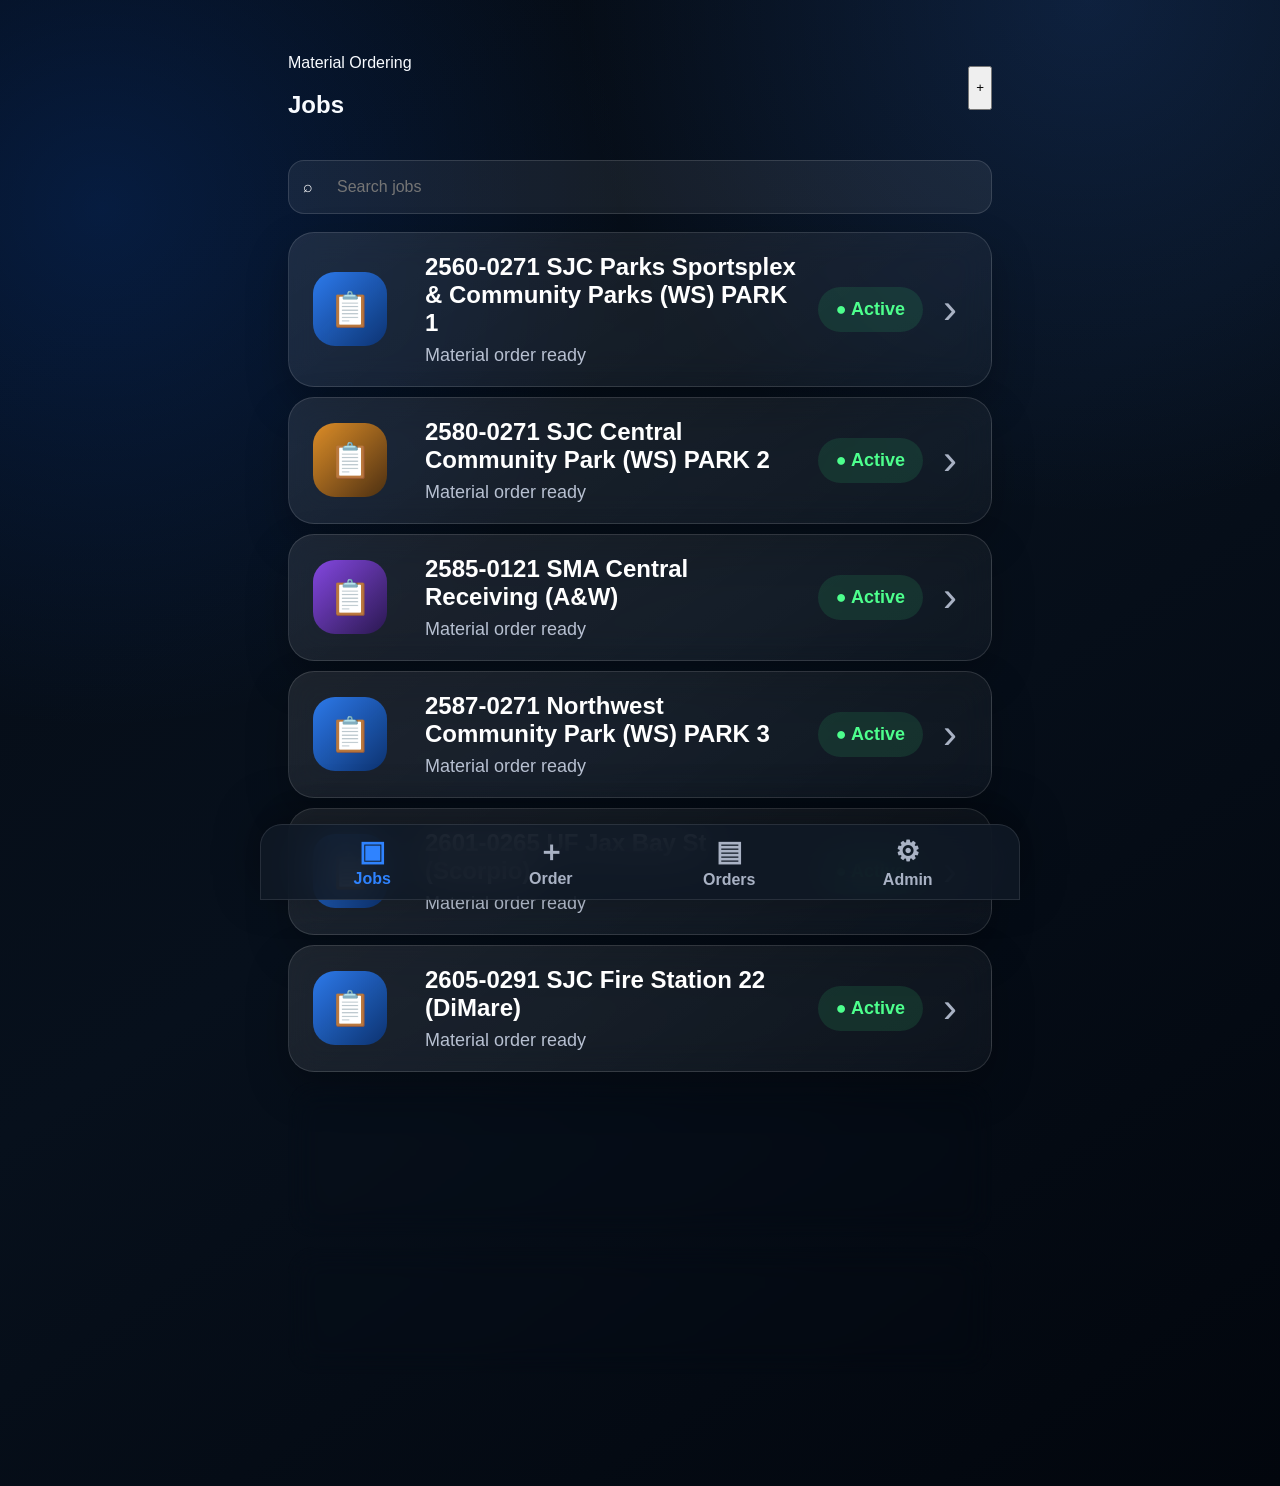
<file: index.html>
<!DOCTYPE html>
<html lang="en">
<head>
  <meta charset="UTF-8" />
  <meta name="viewport" content="width=device-width, initial-scale=1.0" />
  <title>Material Order App</title>
  <link rel="stylesheet" href="style.css" />
</head>
<body>
  <div class="app">
    <section id="jobsScreen" class="screen active">
      <header class="top-bar">
        <div>
          <p class="small-text">Material Ordering</p>
          <h1 id="mainPageTitle">Jobs</h1>
        </div>
        <button class="circle-btn" onclick="showScreen('orderScreen')" type="button">+</button>
      </header>
      <div class="search-box"><span>⌕</span><input id="jobSearch" type="search" placeholder="Search jobs" /></div>
      <div id="jobList" class="job-list"></div>
    </section>

    <section id="orderScreen" class="screen">
      <header class="top-bar center"><button class="back-btn" onclick="showScreen('jobsScreen')" type="button">‹</button><h2>New Order</h2><span></span></header>
      <div class="step"><div class="step-number">1</div><div class="step-body"><p>Select Job</p><select id="selectedJob"></select></div></div>
      <div class="step"><div class="step-number">2</div><div class="step-body"><p>Select Material</p><div id="categoryTabs" class="chips"></div></div></div>
      <div id="materialList" class="material-list"></div>
      <div class="cart-preview-card">
        <div class="cart-preview-head"><span>Cart</span><strong id="cartCount">0 items</strong></div>
        <div id="cartPreview" class="cart-preview-empty">Nothing added yet.</div>
      </div>
      <div class="step"><div class="step-number">3</div><div class="step-body"><p>Requested By</p><input id="requestedBy" type="text" placeholder="Your name" /></div></div>
      <label class="notes-box">Additional Notes<textarea id="notes" rows="5" placeholder="If material is not listed in the app, type it here. Include size, quantity, delivery location, needed date, or any special instructions."></textarea></label>
      <button id="reviewOrderBtn" class="primary-btn" type="button">Review Order <span>→</span></button>
    </section>

    <section id="reviewScreen" class="screen">
      <header class="top-bar center"><button class="back-btn" onclick="showScreen('orderScreen')" type="button">‹</button><h2>Review Order</h2><span></span></header>
      <div class="review-job-card"><div class="job-image">🏗️</div><div><h3 id="reviewJobName">Job Name</h3><span class="status-dot">● Active</span></div></div>
      <div class="priority-review-card"><label class="review-priority-label">Add Priority<select id="reviewPrioritySelect" class="review-priority-select"><option value="Normal">Normal</option><option value="Rush">Rush</option><option value="Emergency">Emergency</option></select></label></div>
      <div class="review-card"><h3 id="reviewCategory">Items Requested</h3><div id="reviewItems"></div></div>
      <div class="review-card"><h3>Additional Notes</h3><p id="reviewNotes">None</p></div>
      <div class="total-card"><span>Total Items</span><strong id="reviewTotal">0</strong></div>
      <button id="submitEmailBtn" class="primary-btn send" type="button">Submit Order <span>✈</span></button>
      <p class="send-note">This sends a branded PDF material form to the job contact.</p>
    </section>

    <nav class="bottom-nav">
      <button onclick="showScreen('jobsScreen')" class="nav-btn active" data-screen="jobsScreen" type="button"><span>▣</span>Jobs</button>
      <button onclick="showScreen('orderScreen')" class="nav-btn" data-screen="orderScreen" type="button"><span>＋</span>Order</button>
      <a href="order-board.html" class="nav-btn"><span>▤</span>Orders</a>
      <a href="admin.html" class="nav-btn"><span>⚙</span>Admin</a>
    </nav>
  </div>
  <script src="app.js"></script>
</body>
</html>
</file>
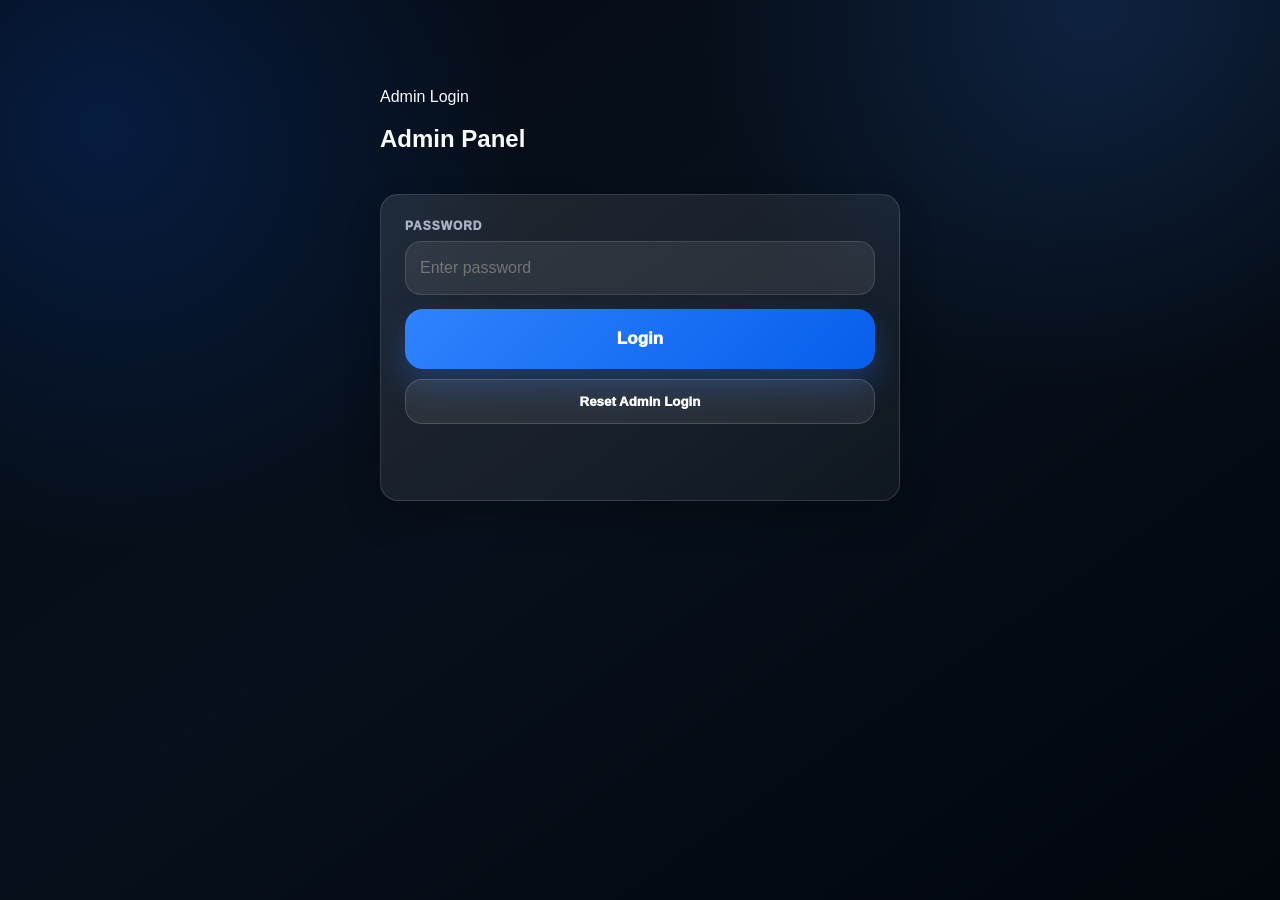
<file: admin.html>
<!DOCTYPE html>
<html lang="en">
<head>
  <meta charset="UTF-8" />
  <meta name="viewport" content="width=device-width, initial-scale=1.0" />
  <title>Admin - Material Orders</title>
  <link rel="stylesheet" href="style.css" />
  <link rel="stylesheet" href="admin.css" />
</head>
<body>
  <div class="app admin-app admin-desktop-app">
    <section id="loginScreen" class="admin-panel admin-login-panel">
      <header class="top-bar">
        <div>
          <p class="small-text">Admin Login</p>
          <h1>Admin Panel</h1>
        </div>
      </header>

      <div class="admin-card admin-login-card">
        <label class="admin-label">Password
          <input id="adminPassword" type="password" placeholder="Enter password" />
        </label>
        <button id="loginBtn" class="primary-btn" type="button">Login</button>
        <button id="resetAdminBtn" class="admin-reset-btn" type="button">Reset Admin Login</button>
        <p id="loginError" class="admin-error"></p>
      </div>
    </section>

    <section id="adminScreen" class="admin-panel hidden-admin">
      <div class="admin-layout">
        <aside class="admin-sidebar">
          <div class="admin-brand">
            <p class="small-text">Material Order App • Email/PDF Settings Visible</p>
            <h1>Admin</h1>
          </div>
          <nav class="admin-nav">
            <button type="button" data-admin-page="adminDashboardPage">Dashboard</button>
            <button type="button" data-admin-page="appSettingsPage">App Settings</button>
            <button type="button" data-admin-page="emailPdfPage">Email / PDF Sending</button>
            <button type="button" data-admin-page="pdfLetterheadPage">PDF Letterhead</button>
            <button type="button" data-admin-page="jobsPage">Jobs</button>
            <button type="button" data-admin-page="ordersAdminPage">Orders</button>
            <button type="button" data-admin-page="dataToolsPage">Import / Export</button>
            <button type="button" data-admin-page="passwordPage">Password</button>
            <button id="openMaterialManagerBtn" type="button">Materials</button>
          </nav>
          <a class="admin-link admin-sidebar-link" href="index.html">Open App</a>
        </aside>

        <main class="admin-main">
          <section id="adminDashboardPage" class="admin-page active-admin-page">
            <div class="admin-page-head">
              <div>
                <p class="small-text">Admin Dashboard</p>
                <h1>Control Center</h1><p class="admin-note left-note">Email / PDF Sending has been added. Use that page or App Settings to paste your Google Apps Script /exec URL.</p>
              </div>
              <a class="admin-link" href="index.html">Open App</a>
            </div>

            <div class="admin-card admin-wide-card must-see-email-settings" style="border:2px solid #f97316; box-shadow:0 0 0 3px rgba(249,115,22,.18), 0 18px 35px rgba(0,0,0,.22);">
              <h2>📧 Email + PDF Sending Setup</h2>
              <p class="admin-note left-note">Paste your Google Apps Script Web App URL here. It must end with <strong>/exec</strong>. This is required before the app can email the branded PDF automatically.</p>
              <label class="admin-label">Google Apps Script Web App URL
                <input id="googleAppsScriptUrlInputDashboard" type="url" placeholder="https://script.google.com/macros/s/.../exec" autocomplete="off" />
              </label>
              <label class="admin-label">CC Email For Every Order
                <input id="orderCcEmailInputDashboard" type="email" placeholder="Example: nmcdonald@acgeneral.net" />
              </label>
              <button id="saveEmailPdfSettingsDashboardBtn" class="primary-btn" type="button">Save Email + PDF Settings</button>
            </div>

            <div class="admin-dashboard-grid">
              <button class="admin-menu-card" type="button" data-admin-page="appSettingsPage">
                <span>⚙️</span><strong>App Settings</strong><small>Company title and home page heading</small>
              </button>
              <button class="admin-menu-card" type="button" data-admin-page="emailPdfPage">
                <span>📧</span><strong>Email / PDF Sending</strong><small>Paste Google Apps Script /exec URL and CC email</small>
              </button>
              <button class="admin-menu-card" type="button" data-admin-page="pdfLetterheadPage">
                <span>📄</span><strong>PDF Letterhead</strong><small>Logos, company info, and PDF title</small>
              </button>
              <button class="admin-menu-card" type="button" data-admin-page="jobsPage">
                <span>🏗️</span><strong>Jobs</strong><small>Add, edit, delete, and activate jobs</small>
              </button>
              <button class="admin-menu-card" id="openMaterialManagerCard" type="button">
                <span>📦</span><strong>Materials</strong><small>Add and edit material categories</small>
              </button>
              <button class="admin-menu-card" type="button" data-admin-page="ordersAdminPage">
                <span>🧾</span><strong>Orders</strong><small>Review local submitted orders</small>
              </button>
              <button class="admin-menu-card" type="button" data-admin-page="dataToolsPage">
                <span>⬇️</span><strong>Import / Export</strong><small>Move app data between computers</small>
              </button>
              <button class="admin-menu-card" type="button" data-admin-page="passwordPage">
                <span>🔐</span><strong>Password</strong><small>Change the admin password</small>
              </button>
            </div>
          </section>

          <section id="appSettingsPage" class="admin-page">
            <div class="admin-page-head"><div><p class="small-text">Admin Panel</p><h1>App Settings</h1></div><button class="admin-link-button" type="button" data-admin-page="adminDashboardPage">Back</button></div>
            <div class="admin-card admin-wide-card">
              <h2>Company / App Settings</h2>
              <label class="admin-label">Company / App Title
                <input id="companyTitleInput" type="text" placeholder="Example: Company Name" />
              </label>
              <label class="admin-label">Main Page Heading
                <input id="mainPageTitleInput" type="text" placeholder="Example: Jobs" />
              </label>

              <hr class="admin-divider" />
              <h2>Email + PDF Sending</h2>
              <p class="admin-note left-note">Paste your Google Apps Script Web App URL here. It must end in <strong>/exec</strong>.</p>
              <label class="admin-label">Google Apps Script Web App URL
                <input id="googleAppsScriptUrlInputAppSettings" type="url" placeholder="https://script.google.com/macros/s/.../exec" autocomplete="off" />
              </label>
              <label class="admin-label">CC Email For Every Order
                <input id="orderCcEmailInputAppSettings" type="email" placeholder="Example: nmcdonald@acgeneral.net" />
              </label>
              <button id="saveCompanyTitleBtn" class="primary-btn" type="button">Save App Settings</button>
            </div>
          </section>

          <section id="emailPdfPage" class="admin-page">
            <div class="admin-page-head"><div><p class="small-text">Admin Panel</p><h1>Email / PDF Sending</h1></div><button class="admin-link-button" type="button" data-admin-page="adminDashboardPage">Back</button></div>
            <div class="admin-card admin-wide-card email-settings-card">
              <h2>Google Apps Script Connection</h2>
              <p class="admin-note left-note">Paste your Google Apps Script Web App URL here. It must be the Web App URL that ends in <strong>/exec</strong>. This is what sends the email and attaches the branded PDF automatically.</p>
              <label class="admin-label">Google Apps Script Web App URL
                <input id="googleAppsScriptUrlInput" type="url" placeholder="https://script.google.com/macros/s/PASTE-YOUR-WEB-APP-ID-HERE/exec" autocomplete="off" />
              </label>
              <label class="admin-label">CC Email For Every Order
                <input id="orderCcEmailInput" type="email" placeholder="Example: nmcdonald@acgeneral.net" />
              </label>
              <button id="saveEmailPdfSettingsBtn" class="primary-btn" type="button">Save Email / PDF Settings</button>
            </div>
          </section>

          <section id="pdfLetterheadPage" class="admin-page">
            <div class="admin-page-head"><div><p class="small-text">Admin Panel</p><h1>PDF Letterhead</h1></div><button class="admin-link-button" type="button" data-admin-page="adminDashboardPage">Back</button></div>
            <div class="admin-card admin-wide-card">
              <p class="admin-note left-note">This controls the branded PDF attached to material order emails. Edit this page only in the admin panel.</p>
              <div class="letterhead-preview">
                <img id="pdfLeftLogoPreview" alt="Left logo preview" />
                <div class="letterhead-preview-center">
                  <strong id="letterheadPreviewTitle">Commercial Mechanical<br />Industrial Refrigeration</strong>
                  <span id="letterheadPreviewCompany">Material Order PDF</span>
                </div>
                <img id="pdfRightLogoPreview" alt="Right logo preview" />
              </div>
              <div class="admin-two-col">
                <label class="admin-label">Left Logo
                  <input id="pdfLeftLogoInput" type="file" accept="image/png,image/jpeg,image/webp" />
                </label>
                <label class="admin-label">Right Logo
                  <input id="pdfRightLogoInput" type="file" accept="image/png,image/jpeg,image/webp" />
                </label>
              </div>
              <div class="material-edit-grid">
                <label class="admin-label">Header Line 1<input id="pdfTitleLine1Input" type="text" placeholder="Commercial Mechanical" /></label>
                <label class="admin-label">Header Line 2<input id="pdfTitleLine2Input" type="text" placeholder="Industrial Refrigeration" /></label>
                <label class="admin-label wide">Address<input id="pdfAddressInput" type="text" placeholder="401 Agmac Avenue, Jacksonville, FL 32254" /></label>
                <label class="admin-label wide">Phone / Fax<input id="pdfPhoneFaxInput" type="text" placeholder="Phone (904) 783-4200  Fax (904) 781-0806" /></label>
                <label class="admin-label">Website<input id="pdfWebsiteInput" type="text" placeholder="acgeneral.net" /></label>
                <label class="admin-label">License<input id="pdfLicenseInput" type="text" placeholder="CMC1250807" /></label>
                <label class="admin-label wide">PDF Company Name<input id="pdfCompanyNameInput" type="text" placeholder="Example: Company Name" /></label>
                <label class="admin-label wide">Document Title<input id="pdfDocumentTitleInput" type="text" placeholder="MATERIAL PROCUREMENT REQUEST" /></label>
                <label class="admin-label wide">Footer Message<input id="pdfFooterMessageInput" type="text" placeholder="Thank you for using the Material Order App!" /></label>
              </div>
              <div class="admin-button-row">
                <button id="savePdfLetterheadBtn" class="primary-btn" type="button">Save PDF Letterhead</button>
                <button id="resetPdfLetterheadBtn" class="admin-reset-btn" type="button">Reset Letterhead</button>
              </div>
            </div>
          </section>

          <section id="jobsPage" class="admin-page">
            <div class="admin-page-head"><div><p class="small-text">Admin Panel</p><h1>Jobs</h1></div><button class="admin-link-button" type="button" data-admin-page="adminDashboardPage">Back</button></div>
            <div class="admin-grid-2">
              <div class="admin-card">
                <h2>Add Job</h2>
                <label class="admin-label">Job Name<input id="newJobName" type="text" placeholder="Example: UF Jax Bay Street" /></label>
                <button id="addJobBtn" class="primary-btn" type="button">Add Job</button>
              </div>
              <div class="admin-card">
                <div class="admin-card-head"><h2>Job List</h2><button id="resetJobsBtn" class="admin-danger-small" type="button">Reset</button></div>
                <div id="jobManagerList" class="job-manager-list"></div>
              </div>
            </div>
          </section>

          <section id="ordersAdminPage" class="admin-page">
            <div class="admin-page-head"><div><p class="small-text">Admin Panel</p><h1>Orders</h1></div><button class="admin-link-button" type="button" data-admin-page="adminDashboardPage">Back</button></div>
            <div class="admin-card admin-wide-card">
              <div class="admin-card-head"><h2>Local Orders</h2><button id="refreshOrdersBtn" class="admin-danger-small refresh-orders" type="button">Refresh</button></div>
              <p class="admin-note left-note">Only the admin panel can change order status or delete orders.</p>
              <div id="adminOrdersList" class="admin-orders-list"></div>
            </div>
          </section>

          <section id="dataToolsPage" class="admin-page">
            <div class="admin-page-head"><div><p class="small-text">Admin Panel</p><h1>Import / Export</h1></div><button class="admin-link-button" type="button" data-admin-page="adminDashboardPage">Back</button></div>
            <div class="admin-card admin-wide-card">
              <h2>Export / Import App Data</h2>
              <p class="admin-note left-note">Use this when you make local admin changes and want those changes to move with your upload.</p>
              <div class="admin-button-row">
                <button id="exportAppDataBtn" class="primary-btn" type="button">Export App Data</button>
                <button id="reloadAppDataBtn" class="admin-reset-btn" type="button">Reload Uploaded App Data</button>
              </div>
              <label class="admin-label import-label">Import App Data
                <input id="importAppDataInput" type="file" accept=".json,application/json" />
              </label>
              <p class="admin-note left-note">After exporting, put the downloaded <strong>app-data.json</strong> file in the same folder as index.html before uploading.</p>
            </div>
          </section>

          <section id="passwordPage" class="admin-page">
            <div class="admin-page-head"><div><p class="small-text">Admin Panel</p><h1>Password</h1></div><button class="admin-link-button" type="button" data-admin-page="adminDashboardPage">Back</button></div>
            <div class="admin-card admin-wide-card">
              <h2>Change Admin Password</h2>
              <label class="admin-label">Current Password<input id="currentPasswordInput" type="password" placeholder="Current password" /></label>
              <label class="admin-label">New Password<input id="newPasswordInput" type="password" placeholder="New password" /></label>
              <label class="admin-label">Confirm New Password<input id="confirmPasswordInput" type="password" placeholder="Confirm new password" /></label>
              <button id="savePasswordBtn" class="primary-btn" type="button">Save New Password</button>
              <p id="passwordMessage" class="admin-message"></p>
            </div>
          </section>
        </main>
      </div>
    </section>

    <section id="materialAdminScreen" class="admin-panel hidden-admin">
      <div class="admin-layout">
        <aside class="admin-sidebar">
          <div class="admin-brand"><p class="small-text">Material Order App • Email/PDF Settings Visible</p><h1>Admin</h1></div>
          <nav class="admin-nav"><button id="backToAdminBtn" type="button">Dashboard</button></nav>
          <a class="admin-link admin-sidebar-link" href="index.html">Open App</a>
        </aside>
        <main class="admin-main">
          <div class="admin-page-head"><div><p class="small-text">Admin Panel</p><h1>Materials</h1></div><button class="admin-link-button" type="button" onclick="showAdminHome()">Back</button></div>
          <div class="admin-grid-2">
            <div class="admin-card">
              <h2>Add Material</h2>
              <label class="admin-label">Category<select id="materialCategorySelect"></select></label>
              <label class="admin-label">Material Name<input id="materialNameInput" type="text" placeholder="Example: Cable Ties" /></label>
              <label class="admin-label">Icon / Emoji<input id="materialIconInput" type="text" placeholder="Example: 🔩" /></label>
              <label class="admin-label">Size Options<input id="materialOptionsInput" type="text" placeholder='Example: 1/4&quot;, 3/8&quot;, 1/2&quot;' /></label>
              <label class="admin-label">Unit Options<input id="materialUnitsInput" type="text" placeholder="Example: Box, Each" /></label>
              <button id="addMaterialBtn" class="primary-btn" type="button">Add Material</button>
            </div>
            <div class="admin-card">
              <div class="admin-card-head"><h2>Materials In Category</h2></div>
              <p class="admin-note left-note">Edit a material below and click Save. Use commas for sizes and units.</p>
              <div id="materialManagerList" class="material-manager-list"></div>
            </div>
          </div>
        </main>
      </div>
    </section>
  </div>
  <script src="admin.js"></script>
</body>
</html>
</file>
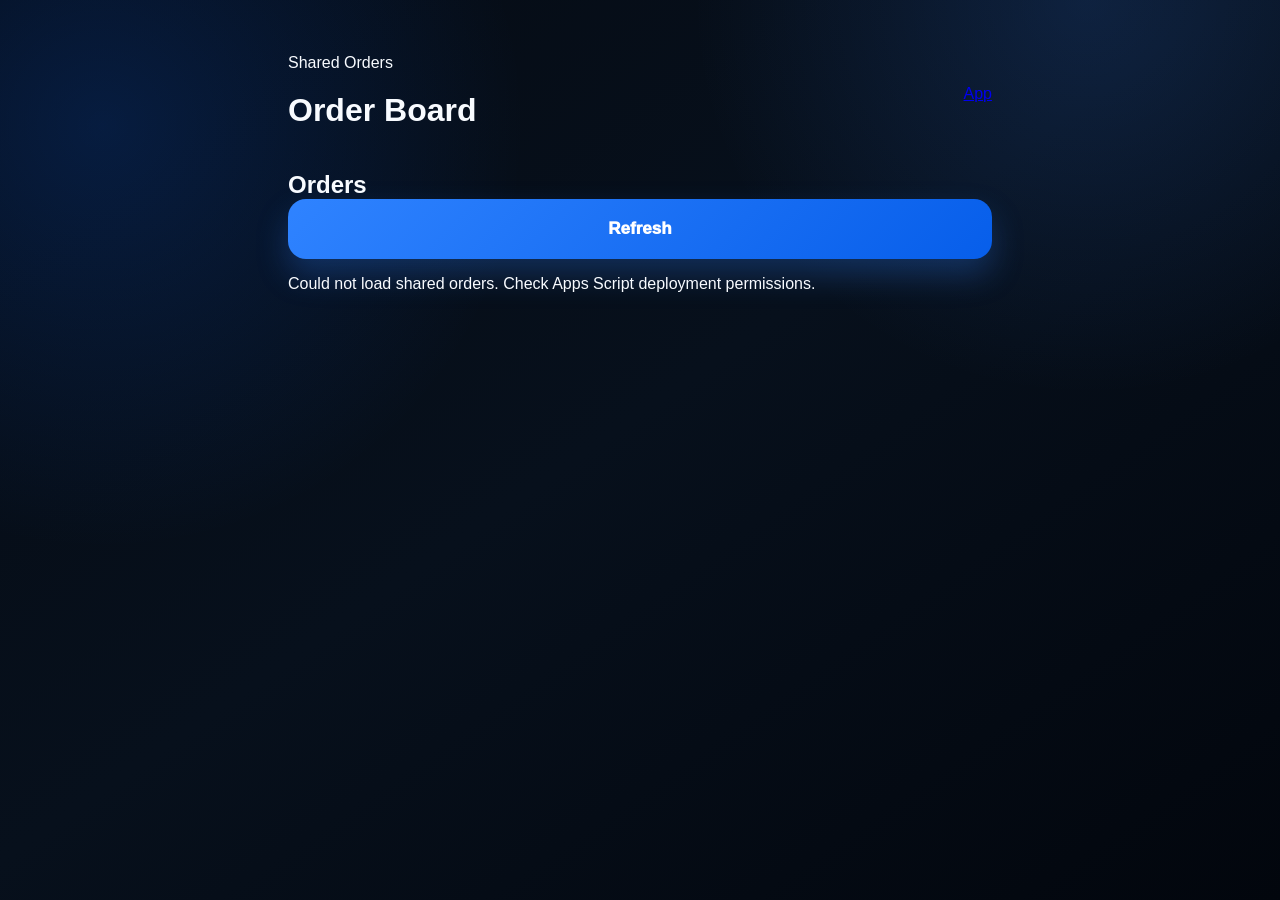
<file: order-board.html>
<!doctype html>
<html lang="en">
<head>
  <meta charset="UTF-8" />
  <meta name="viewport" content="width=device-width, initial-scale=1.0" />
  <title>Order Board</title>
  <link rel="stylesheet" href="style.css" />
</head>
<body>
  <div class="app">
    <header class="top-bar">
      <div>
        <p class="small-text">Shared Orders</p>
        <h1>Order Board</h1>
      </div>
      <a class="admin-link" href="index.html">App</a>
    </header>

    <main>
      <div class="admin-card">
        <div class="admin-card-head">
          <h2>Orders</h2>
          <button id="refreshOrdersBtn" class="primary-btn" type="button">Refresh</button>
        </div>
        <p id="orderDebug" class="admin-note"></p>
        <div id="orderBoardList"></div>
      </div>
    </main>
  </div>
  <script src="board.js"></script>
</body>
</html>
</file>
<file: style.css>
:root{--bg:#030812;--bg2:#07111f;--card:rgba(255,255,255,.065);--card2:rgba(255,255,255,.095);--line:rgba(255,255,255,.13);--text:#f8fbff;--muted:#a9b2c4;--blue:#2f83ff;--blue2:#075eea;--green:#35e778;--orange:#ff9f24;--red:#ef4444}*{box-sizing:border-box}html{background:var(--bg)}body{margin:0;font-family:-apple-system,BlinkMacSystemFont,"Segoe UI",Arial,sans-serif;background:radial-gradient(circle at 85% 0%,rgba(54,130,255,.16),transparent 28%),radial-gradient(circle at 8% 14%,rgba(12,102,255,.18),transparent 30%),linear-gradient(145deg,#050b14,#07101c 48%,#02060d);color:var(--text)}button,a,input,select,textarea{font-family:inherit}button,a{-webkit-tap-highlight-color:transparent}.app{max-width:980px;min-height:100vh;margin:0 auto;padding:28px 40px 116px;position:relative}.screen{display:none;animation:fade .18s ease}.screen.active{display:block}@keyframes fade{from{opacity:.55;transform:translateY(8px)}to{opacity:1;transform:translateY(0)}}
.dashboard-header{display:flex;align-items:center;justify-content:space-between;margin-bottom:36px}.brand-row{display:flex;align-items:center;gap:16px;font-size:29px}.brand-mark{width:40px;height:40px;border:3px solid var(--blue);border-radius:12px;display:grid;place-items:center;color:#fff;background:rgba(30,132,255,.12);box-shadow:0 0 24px rgba(47,131,255,.24)}.header-icons{display:flex;gap:20px}.icon-btn{position:relative;width:46px;height:46px;border:0;background:transparent;color:#eaf1ff;font-size:31px;text-decoration:none;display:grid;place-items:center}.badge{position:absolute;right:0;top:0;background:#ff4545;color:#fff;width:27px;height:27px;border-radius:50%;font-size:16px;font-weight:900;display:grid;place-items:center}.welcome-block{margin-bottom:26px}.welcome-block p{margin:0;color:#c1cadb;font-size:28px}.welcome-block h1{font-size:54px;line-height:1;margin:10px 0 12px;letter-spacing:-1.5px}.welcome-block span{color:#d1d8e6;font-size:26px}.action-grid{display:grid;grid-template-columns:1fr 1fr;gap:24px;margin-bottom:30px}.big-action{position:relative;min-height:226px;border-radius:28px;border:1px solid var(--line);background:linear-gradient(145deg,rgba(255,255,255,.08),rgba(255,255,255,.03));color:#fff;text-align:left;padding:24px 30px;box-shadow:inset 0 1px 0 rgba(255,255,255,.06),0 18px 45px rgba(0,0,0,.25);overflow:hidden}.primary-action{background:radial-gradient(circle at 24% 0%,rgba(88,151,255,.75),transparent 36%),linear-gradient(135deg,#1b63df,#073282);border-color:#2678ff}.action-icon{width:80px;height:80px;border-radius:22px;background:#2f83ff;display:grid;place-items:center;font-size:38px;margin-bottom:28px}.action-icon.gray{background:rgba(255,255,255,.08);color:#aab5c8}.big-action strong{display:block;font-size:28px;margin-bottom:14px}.big-action em{font-style:normal;color:#c6cedc;font-size:20px;line-height:1.35}.big-action b,.email-card>b{position:absolute;right:28px;top:50%;transform:translateY(-50%);width:58px;height:58px;border-radius:50%;background:rgba(255,255,255,.10);display:grid;place-items:center;font-size:48px;font-weight:300;color:#fff}.section-title{display:flex;align-items:center;justify-content:space-between;margin:12px 0 14px}.section-title h2,.quick-title{font-size:30px;margin:0}.section-title button{border:0;background:transparent;color:var(--blue);font-size:22px;font-weight:800}.compact-search{display:none}.compact-search.show{display:flex}.search-box{height:54px;display:flex;align-items:center;gap:10px;width:100%;box-sizing:border-box;background:var(--card);border:1px solid var(--line);border-radius:16px;padding:0 14px;margin-bottom:18px;color:#fff}.search-box input{flex:1;min-width:0;border:0;outline:0;background:transparent;color:#fff;font-size:15px}.job-list{display:grid;gap:10px}.job-card,.review-job-card,.review-card,.total-card,.material-row,.notes-box,.step select,.step input,.cart-preview-card,.priority-review-card{background:linear-gradient(145deg,rgba(255,255,255,.095),rgba(255,255,255,.035));border:1px solid var(--line);box-shadow:0 18px 42px rgba(0,0,0,.26);backdrop-filter:blur(16px)}.job-card{display:grid;grid-template-columns:92px 1fr auto 24px;gap:20px;align-items:center;border-radius:26px;padding:20px 24px;color:#fff;text-align:left;width:100%;cursor:pointer;min-height:123px}.job-thumb,.job-image{background:linear-gradient(135deg,rgba(47,131,255,.9),rgba(9,55,129,.8));border-radius:22px;height:74px;width:74px;display:grid;place-items:center;font-size:34px}.job-card h3{margin:0 0 8px;font-size:24px}.job-meta{display:block;color:#b7c0d1;font-size:18px}.job-status{border-radius:999px;padding:12px 18px;font-size:18px;font-weight:900;background:rgba(53,231,120,.12);color:#4dff8d}.job-card:nth-child(2) .job-thumb{background:linear-gradient(135deg,rgba(255,159,36,.85),rgba(94,52,7,.75))}.job-card:nth-child(2) .job-status{background:rgba(255,159,36,.12);color:#ffad31}.job-card:nth-child(3) .job-thumb{background:linear-gradient(135deg,rgba(151,78,255,.85),rgba(48,21,92,.75))}.job-card:nth-child(3) .job-status{background:rgba(151,78,255,.12);color:#c5d8ff}.chev{color:var(--muted);font-size:42px}.quick-title{margin:28px 0 14px}.quick-grid{display:grid;grid-template-columns:repeat(5,1fr);gap:20px;margin-bottom:24px}.quick-card{min-height:156px;border-radius:24px;border:1px solid var(--line);background:linear-gradient(145deg,rgba(255,255,255,.08),rgba(255,255,255,.035));color:#fff;display:grid;place-items:center;text-align:center;padding:16px;font-size:20px}.quick-card.active{border-color:var(--blue);box-shadow:0 0 0 1px rgba(47,131,255,.6) inset}.quick-card span{display:block;font-size:38px;margin-bottom:12px;color:var(--blue)}.email-card{position:relative;width:100%;min-height:150px;border-radius:28px;border:1px solid var(--line);background:linear-gradient(145deg,rgba(255,255,255,.09),rgba(255,255,255,.035));color:#fff;text-align:left;padding:28px 100px 28px 150px}.mail-icon{position:absolute;left:30px;top:50%;transform:translateY(-50%);width:92px;height:92px;border-radius:50%;background:linear-gradient(135deg,#105bd2,#063383);display:grid;place-items:center;font-size:42px}.email-card small,.email-card em{display:block;color:#b5bece;font-style:normal;font-size:20px}.email-card strong{display:block;font-size:28px;margin:12px 0}.top-bar{display:flex;align-items:center;justify-content:space-between;margin:10px 0 22px}.top-bar.center{display:grid;grid-template-columns:44px 1fr 44px;text-align:center}h2{margin:0;font-size:24px}.back-btn{border:0;background:transparent;color:#fff;font-size:42px;line-height:.8}.step{display:grid;grid-template-columns:34px 1fr;gap:10px;margin-bottom:20px}.step-number{width:28px;height:28px;border-radius:50%;background:var(--card2);display:grid;place-items:center;font-weight:900}.step-body p{margin:4px 0 10px;color:var(--muted)}select,input,textarea{width:100%;border:1px solid var(--line);color:#fff;outline:0;font-size:16px}select{height:58px;border-radius:16px;padding:0 14px;background:rgba(255,255,255,.07)}select option{color:#000}input{height:54px;border-radius:16px;padding:0 14px;background:rgba(255,255,255,.07)}textarea{margin-top:10px;border-radius:16px;padding:14px;background:rgba(255,255,255,.05);resize:vertical}.chips{display:flex;flex-wrap:nowrap;gap:10px;overflow-x:auto;padding:2px 2px 10px;margin:0;-webkit-overflow-scrolling:touch}.chips::-webkit-scrollbar{display:none}.chip{flex:0 0 auto;border:1px solid var(--line);background:rgba(255,255,255,.055);color:#fff;border-radius:16px;padding:14px 16px;white-space:nowrap;font-weight:900}.chip.active{border-color:var(--blue);background:linear-gradient(135deg,#237bff,#074fca)}.material-list{display:grid;gap:11px;margin-bottom:22px}.material-row{min-height:118px;border-radius:22px;padding:14px;display:grid;grid-template-columns:54px 1fr 96px;gap:13px;align-items:center}.material-icon{width:50px;height:50px;border-radius:16px;background:rgba(47,131,255,.14);display:grid;place-items:center;font-size:24px}.material-name{font-weight:950;font-size:17px;color:#fff}.select-row{display:grid;grid-template-columns:1fr 1fr;gap:8px;margin-top:9px}.select-label{display:grid;gap:4px;color:var(--muted);font-size:10px;font-weight:950;text-transform:uppercase;letter-spacing:.07em}.variant-select,.unit-select{height:40px;border-radius:12px;padding:0 8px;font-size:13px;font-weight:900;background:rgba(255,255,255,.10);border:1px solid rgba(255,255,255,.18);color:white}.unit-select{background:linear-gradient(135deg,rgba(47,131,255,.38),rgba(7,94,234,.22));border-color:rgba(47,131,255,.58)}.qty-control{display:grid;grid-template-columns:28px 34px 28px;align-items:center;gap:4px;text-align:center}.qty-control button{width:28px;height:28px;border-radius:50%;border:0;background:rgba(255,255,255,.08);color:#fff;font-size:18px}.qty-control button.plus{color:var(--blue)}.qty-control span{font-size:16px;font-weight:900}.add-cart-btn{margin-top:10px;border:0;border-radius:12px;background:linear-gradient(135deg,#ff9f24,#f97316);color:#fff;padding:10px 12px;font-weight:950;box-shadow:0 10px 22px rgba(249,115,22,.32);text-transform:uppercase;letter-spacing:.02em}.add-cart-btn:hover,.add-cart-btn:focus{filter:brightness(1.08);transform:translateY(-1px)}.notes-box{display:block;border-radius:18px;padding:14px;color:var(--muted);font-weight:700;margin-bottom:18px}.primary-btn{width:100%;height:60px;border:0;border-radius:18px;background:linear-gradient(135deg,#2f83ff,#075eea);color:#fff;font-size:17px;font-weight:950;box-shadow:0 16px 32px rgba(47,131,255,.27);display:flex;justify-content:center;gap:16px;align-items:center}.cart-preview-card{border-radius:20px;padding:16px;margin-bottom:18px}.cart-preview-head,.cart-line{display:flex;justify-content:space-between;gap:12px;align-items:center}.cart-preview-empty{color:var(--muted);padding-top:10px}.cart-line{padding:12px 0;border-top:1px solid rgba(255,255,255,.08)}.cart-line span{display:block;color:var(--muted);font-size:13px}.cart-line-right{display:flex;gap:8px;align-items:center}.cart-line-right button{border:0;border-radius:50%;background:rgba(239,68,68,.18);color:#fff;width:26px;height:26px}.review-job-card{border-radius:22px;padding:16px;display:grid;grid-template-columns:92px 1fr;gap:15px;align-items:center;margin-bottom:18px}.review-job-card h3{margin:0 0 8px;font-size:22px}.status-dot{color:#22c55e;background:rgba(34,197,94,.10);border:1px solid rgba(34,197,94,.18);border-radius:999px;padding:5px 9px;font-size:12px}.review-card,.total-card,.priority-review-card{border-radius:18px;padding:16px;margin-bottom:14px}.review-card h3{margin:0 0 14px;color:#93c5fd}.review-line{display:flex;justify-content:space-between;padding:12px 0;border-top:1px solid rgba(255,255,255,.08)}.total-card{display:flex;justify-content:space-between;align-items:center;font-size:17px}.total-card strong{font-size:24px}.send-note{text-align:center;color:var(--muted);font-size:13px}.review-priority-label{display:grid;gap:9px;color:var(--muted);font-size:12px;font-weight:950;text-transform:uppercase;letter-spacing:.08em}.review-priority-select{font-weight:950}.priority-normal{background:linear-gradient(135deg,#16a34a,#22c55e)!important}.priority-rush{background:linear-gradient(135deg,#f97316,#fb923c)!important}.priority-emergency{background:linear-gradient(135deg,#dc2626,#ef4444)!important}.bottom-nav{position:fixed;left:50%;bottom:0;transform:translateX(-50%);width:min(980px,100%);height:90px;background:rgba(15,24,37,.88);border:1px solid rgba(255,255,255,.10);border-radius:28px 28px 0 0;display:grid;grid-template-columns:repeat(4,1fr);padding:10px 22px 8px;backdrop-filter:blur(22px);box-shadow:0 -10px 45px rgba(0,0,0,.35)}.nav-btn{border:0;background:transparent;color:var(--muted);border-radius:20px;font-size:16px;text-decoration:none;display:grid;place-items:center;font-weight:700}.nav-btn span{display:block;font-size:28px;line-height:1}.nav-btn.active{color:var(--blue)}@media(max-width:720px){.app{padding:26px 24px 116px}.brand-row strong{display:none}.action-grid{grid-template-columns:1fr 1fr;gap:14px}.big-action{min-height:166px;border-radius:22px;padding:16px}.action-icon{width:56px;height:56px;border-radius:16px;font-size:26px;margin-bottom:22px}.big-action strong{font-size:21px}.big-action em{font-size:17px}.big-action b{width:42px;height:42px;font-size:36px;right:16px}.job-card{grid-template-columns:72px 1fr auto 18px;min-height:98px;padding:14px 16px;gap:12px}.job-thumb{width:56px;height:56px;border-radius:16px;font-size:25px}.job-card h3{font-size:19px}.job-meta,.job-status{font-size:14px}.quick-grid{grid-template-columns:repeat(5,132px);overflow-x:auto;padding-bottom:6px}.quick-grid::-webkit-scrollbar{display:none}.quick-card{min-height:120px;font-size:16px}.email-card{padding:24px 70px 24px 106px}.mail-icon{left:20px;width:68px;height:68px}.email-card strong{font-size:20px}.email-card small,.email-card em{font-size:15px}}@media(max-width:430px){.app{padding-left:18px;padding-right:18px}.welcome-block p{font-size:24px}.welcome-block h1{font-size:42px}.welcome-block span{font-size:21px}.action-grid{grid-template-columns:1fr}.material-row{grid-template-columns:42px 1fr 90px;min-height:155px}.select-row{grid-template-columns:1fr}.bottom-nav{height:84px;padding-left:6px;padding-right:6px}.nav-btn{font-size:13px}.nav-btn span{font-size:24px}}

/* Order Board */
.big-action { text-decoration: none; color: inherit; }
.order-board-screen { padding-bottom: 110px; }
.board-welcome h1 { margin-bottom: 8px; }
.board-toolbar {
  display: flex;
  gap: 10px;
  overflow-x: auto;
  padding: 4px 0 18px;
}
.filter-pill {
  border: 1px solid rgba(255,255,255,.14);
  background: rgba(255,255,255,.06);
  color: rgba(255,255,255,.82);
  border-radius: 999px;
  padding: 10px 15px;
  font-weight: 800;
  cursor: pointer;
  white-space: nowrap;
}
.filter-pill.active {
  background: linear-gradient(135deg, #37e4ff, #6a5cff);
  color: #061422;
  border-color: transparent;
}
.board-list {
  display: grid;
  gap: 14px;
}
.board-card,
.empty-board-card {
  background: rgba(255,255,255,.08);
  border: 1px solid rgba(255,255,255,.12);
  border-radius: 24px;
  padding: 18px;
  box-shadow: 0 16px 38px rgba(0,0,0,.18);
}
.empty-board-card {
  display: grid;
  gap: 6px;
  color: rgba(255,255,255,.72);
}
.empty-board-card strong { color: #fff; }
.board-card-head {
  display: flex;
  justify-content: space-between;
  gap: 12px;
  align-items: flex-start;
  margin-bottom: 14px;
}
.board-card h2 {
  margin: 0 0 5px;
  font-size: 20px;
}
.board-card-head span,
.board-note {
  color: rgba(255,255,255,.65);
  font-size: 13px;
}
.status-badge {
  border-radius: 999px;
  padding: 7px 10px;
  font-size: 12px;
  background: rgba(255,255,255,.12);
  white-space: nowrap;
}
.status-badge.pending { color: #ffd166; background: rgba(255,209,102,.14); }
.status-badge.ordered { color: #37e4ff; background: rgba(55,228,255,.14); }
.status-badge.delivered { color: #8cffc1; background: rgba(140,255,193,.14); }
.board-items {
  display: grid;
  gap: 8px;
  margin: 8px 0 12px;
}
.board-items div {
  display: flex;
  justify-content: space-between;
  gap: 12px;
  padding: 10px 12px;
  background: rgba(0,0,0,.16);
  border-radius: 14px;
}
.board-notes {
  color: rgba(255,255,255,.78);
  font-size: 14px;
  line-height: 1.35;
}
.board-actions {
  display: flex;
  gap: 8px;
  flex-wrap: wrap;
  margin-top: 14px;
}
.board-actions button {
  border: 0;
  border-radius: 12px;
  padding: 10px 12px;
  font-weight: 900;
  cursor: pointer;
  background: rgba(255,255,255,.12);
  color: #fff;
}
.board-actions button:nth-child(2) {
  background: linear-gradient(135deg, #37e4ff, #6a5cff);
  color: #061422;
}
.board-note { text-align: center; margin: 18px 0 0; }
@media (min-width: 760px) {
  .board-list { grid-template-columns: repeat(2, minmax(0, 1fr)); }
}
.board-actions .delete-order-btn {
  background: rgba(239, 68, 68, .18);
  color: #ffb4b4;
  border: 1px solid rgba(239, 68, 68, .32);
}


/* Restore original job display: all active jobs show Active on home page */
.job-card .job-status,
.job-card:nth-child(2) .job-status,
.job-card:nth-child(3) .job-status {
  background: rgba(53,231,120,.12) !important;
  color: #4dff8d !important;
}


.custom-material-label {
  grid-column: 1 / -1;
}

.custom-material-input {
  width: 100%;
  min-height: 78px;
  resize: vertical;
  border: 1px solid rgba(148, 163, 184, 0.25);
  border-radius: 14px;
  background: rgba(15, 23, 42, 0.72);
  color: #f8fafc;
  padding: 12px 14px;
  font: inherit;
  outline: none;
}

.custom-material-input:focus {
  border-color: rgba(249, 115, 22, 0.85);
  box-shadow: 0 0 0 3px rgba(249, 115, 22, 0.18);
}

.custom-material-input::placeholder {
  color: rgba(203, 213, 225, 0.6);
}


/* Step 2: make the category buttons under Select Material swipe left/right */
#categoryTabs.chips,
.chips {
  display: flex !important;
  flex-wrap: nowrap !important;
  gap: 10px !important;
  overflow-x: auto !important;
  overflow-y: hidden !important;
  padding: 4px 2px 12px !important;
  margin-bottom: 12px !important;
  -webkit-overflow-scrolling: touch !important;
  overscroll-behavior-x: contain !important;
  scroll-snap-type: x proximity;
}

#categoryTabs .chip,
.chips .chip {
  flex: 0 0 auto !important;
  white-space: nowrap !important;
  scroll-snap-align: start;
}

#categoryTabs.chips::-webkit-scrollbar,
.chips::-webkit-scrollbar {
  height: 8px !important;
  display: block !important;
}

#categoryTabs.chips::-webkit-scrollbar-track,
.chips::-webkit-scrollbar-track {
  background: rgba(255, 255, 255, 0.06) !important;
  border-radius: 999px !important;
}

#categoryTabs.chips::-webkit-scrollbar-thumb,
.chips::-webkit-scrollbar-thumb {
  background: rgba(47, 131, 255, 0.85) !important;
  border-radius: 999px !important;
}

/* Material cards: restored to the regular vertical list layout */
#materialList.material-list,
.material-list {
  display: grid !important;
  grid-template-columns: 1fr !important;
  gap: 11px !important;
  overflow: visible !important;
  max-height: none !important;
  padding: 0 !important;
  margin-bottom: 22px !important;
  border: 0 !important;
  background: transparent !important;
}

#materialList .material-row,
.material-list .material-row {
  width: 100% !important;
  max-width: none !important;
  min-height: 118px !important;
}

@media (max-width: 430px) {
  #materialList .material-row,
  .material-list .material-row {
    grid-template-columns: 42px 1fr 90px !important;
    min-height: 155px !important;
  }
}

/* FIX: Select Material category row must swipe left/right on phones/tablets */
.step-body {
  min-width: 0 !important;
  max-width: 100% !important;
  overflow: hidden !important;
}

#categoryTabs.chips {
  width: 100% !important;
  max-width: 100% !important;
  display: flex !important;
  flex-direction: row !important;
  flex-wrap: nowrap !important;
  justify-content: flex-start !important;
  align-items: center !important;
  gap: 12px !important;
  overflow-x: auto !important;
  overflow-y: hidden !important;
  white-space: nowrap !important;
  padding: 4px 0 14px 0 !important;
  margin: 0 !important;
  -webkit-overflow-scrolling: touch !important;
  overscroll-behavior-x: contain !important;
  touch-action: pan-x !important;
  scrollbar-width: thin !important;
}

#categoryTabs.chips .chip {
  flex: 0 0 auto !important;
  width: auto !important;
  min-width: max-content !important;
  white-space: nowrap !important;
}

@media (max-width: 720px) {
  #categoryTabs.chips {
    margin-right: -24px !important;
    padding-right: 24px !important;
  }
}

@media (max-width: 430px) {
  #categoryTabs.chips {
    margin-right: -18px !important;
    padding-right: 18px !important;
  }
}

/* ===== Mobile / Tablet First Cleanup ===== */
html, body {
  width: 100%;
  min-height: 100%;
  overflow-x: hidden;
}

body {
  -webkit-text-size-adjust: 100%;
  text-size-adjust: 100%;
}

.app {
  width: 100%;
  max-width: 760px;
  padding-left: clamp(14px, 4vw, 28px);
  padding-right: clamp(14px, 4vw, 28px);
  padding-bottom: calc(112px + env(safe-area-inset-bottom));
}

button, .nav-btn, .job-card, .chip, .filter-pill, input, select, textarea {
  touch-action: manipulation;
}

button, .chip, .filter-pill, .nav-btn, .job-card, .add-cart-btn, .primary-btn {
  min-height: 44px;
}

input, select, textarea {
  font-size: 16px !important; /* prevents iPhone zoom */
}

.top-bar {
  gap: 12px;
}

.top-bar h1,
.top-bar h2,
#mainPageTitle {
  line-height: 1.08;
}

.search-box {
  width: 100%;
  max-width: 100%;
  margin-left: 0;
  margin-right: 0;
}

.search-box input {
  height: 100%;
}

/* Job cards stay easy to tap on phones */
.job-card {
  width: 100%;
  min-width: 0;
}

.job-card h3,
.board-card h2,
.admin-order-head strong {
  overflow-wrap: anywhere;
}

/* Step layout never overflows; the chips row swipes left/right */
.step {
  width: 100%;
  min-width: 0;
}

.step-body {
  min-width: 0 !important;
  overflow: visible !important;
}

#categoryTabs.chips {
  position: relative;
  width: calc(100vw - 64px) !important;
  max-width: 100% !important;
  display: flex !important;
  flex-wrap: nowrap !important;
  overflow-x: auto !important;
  overflow-y: hidden !important;
  gap: 10px !important;
  padding: 4px 4px 12px !important;
  margin: 0 !important;
  -webkit-overflow-scrolling: touch !important;
  overscroll-behavior-x: contain !important;
  scroll-snap-type: x proximity;
  scrollbar-width: thin;
}

#categoryTabs.chips .chip {
  flex: 0 0 auto !important;
  min-width: max-content !important;
  scroll-snap-align: start;
}

/* Material rows remain normal vertical cards, but fit better on mobile */
.material-list {
  width: 100%;
  min-width: 0;
}

.material-row {
  width: 100%;
  min-width: 0;
}

.material-row > div:nth-child(2) {
  min-width: 0;
}

.material-name {
  overflow-wrap: anywhere;
}

.add-cart-btn {
  width: 100%;
  padding-top: 12px;
  padding-bottom: 12px;
}

.cart-preview-card,
.review-card,
.total-card,
.priority-review-card,
.notes-box,
.board-card,
.empty-board-card {
  width: 100%;
  min-width: 0;
}

textarea#notes {
  min-height: 132px;
}

.bottom-nav {
  width: 100%;
  max-width: 760px;
  height: calc(76px + env(safe-area-inset-bottom));
  padding-bottom: calc(8px + env(safe-area-inset-bottom));
  border-radius: 22px 22px 0 0;
}

@media (max-width: 600px) {
  .app {
    padding-top: 18px;
    padding-left: 14px;
    padding-right: 14px;
  }

  .top-bar {
    margin-bottom: 14px;
  }

  .small-text {
    font-size: 13px;
  }

  #mainPageTitle {
    font-size: 34px;
  }

  .circle-btn {
    width: 48px;
    height: 48px;
    flex: 0 0 48px;
  }

  .job-list {
    gap: 12px;
  }

  .job-card {
    grid-template-columns: 52px 1fr auto;
    gap: 11px;
    padding: 14px;
    border-radius: 20px;
    min-height: 88px;
  }

  .job-card .chev {
    display: none;
  }

  .job-thumb,
  .job-image {
    width: 52px;
    height: 52px;
    border-radius: 15px;
    font-size: 24px;
  }

  .job-card h3 {
    font-size: 16px;
    line-height: 1.2;
    margin-bottom: 6px;
  }

  .job-meta {
    font-size: 12px;
  }

  .job-status {
    padding: 7px 10px;
    font-size: 11px;
  }

  .step {
    grid-template-columns: 28px minmax(0, 1fr);
    gap: 9px;
    margin-bottom: 16px;
  }

  .step-number {
    width: 26px;
    height: 26px;
    font-size: 13px;
  }

  .step-body p {
    font-size: 15px;
    margin-top: 2px;
  }

  #categoryTabs.chips {
    width: calc(100vw - 56px) !important;
    margin-right: -14px !important;
    padding-right: 14px !important;
  }

  .chip {
    padding: 12px 15px !important;
    border-radius: 15px;
    font-size: 14px;
  }

  .material-row {
    grid-template-columns: 44px minmax(0, 1fr);
    gap: 11px;
    align-items: start;
    min-height: 0 !important;
    padding: 13px;
    border-radius: 18px;
  }

  .material-icon {
    width: 42px;
    height: 42px;
    border-radius: 13px;
    font-size: 21px;
  }

  .material-name {
    font-size: 16px;
  }

  .select-row {
    grid-template-columns: 1fr 1fr !important;
    gap: 8px;
  }

  .qty-control {
    grid-column: 1 / -1;
    width: 100%;
    display: grid;
    grid-template-columns: 44px 1fr 44px;
    margin-top: 10px;
  }

  .qty-control button {
    width: 44px;
    height: 44px;
    font-size: 24px;
  }

  .qty-control span {
    display: grid;
    place-items: center;
    min-height: 44px;
    background: rgba(255,255,255,.05);
    border-radius: 12px;
  }

  .add-cart-btn {
    grid-column: 1 / -1;
    font-size: 13px;
  }

  .review-line,
  .cart-line,
  .board-items div {
    align-items: flex-start;
  }

  .bottom-nav {
    height: calc(74px + env(safe-area-inset-bottom));
    padding-left: 4px;
    padding-right: 4px;
  }

  .nav-btn {
    font-size: 12px;
    gap: 2px;
  }

  .nav-btn span {
    font-size: 22px;
  }

  .dashboard-header {
    margin-bottom: 22px;
  }

  .brand-row {
    font-size: 22px;
    gap: 10px;
  }

  .brand-mark {
    width: 34px;
    height: 34px;
    border-radius: 10px;
  }

  .welcome-block p {
    font-size: 18px;
  }

  .welcome-block h1 {
    font-size: 38px;
  }

  .welcome-block span {
    font-size: 16px;
    line-height: 1.35;
  }

  .board-toolbar {
    margin-right: -14px;
    padding-right: 14px;
    -webkit-overflow-scrolling: touch;
  }

  .board-card-head {
    display: grid;
  }
}

@media (max-width: 380px) {
  .app {
    padding-left: 12px;
    padding-right: 12px;
  }

  #categoryTabs.chips {
    width: calc(100vw - 52px) !important;
  }

  .select-row {
    grid-template-columns: 1fr !important;
  }

  .job-card {
    grid-template-columns: 44px 1fr;
  }

  .job-status {
    grid-column: 1 / -1;
    width: fit-content;
  }
}

/* Blend/hide horizontal category scrollbar for mobile app feel */
#categoryTabs.chips {
  scrollbar-width: none !important;
  -ms-overflow-style: none !important;
  padding-bottom: 10px !important;
  -webkit-mask-image: linear-gradient(to right, transparent 0, #000 16px, #000 calc(100% - 16px), transparent 100%);
  mask-image: linear-gradient(to right, transparent 0, #000 16px, #000 calc(100% - 16px), transparent 100%);
}

#categoryTabs.chips::-webkit-scrollbar,
#categoryTabs.chips::-webkit-scrollbar-track,
#categoryTabs.chips::-webkit-scrollbar-thumb {
  width: 0 !important;
  height: 0 !important;
  display: none !important;
  background: transparent !important;
}

#categoryTabs.chips .chip:first-child {
  margin-left: 2px !important;
}

#categoryTabs.chips .chip:last-child {
  margin-right: 18px !important;
}

.order-card{background:linear-gradient(145deg,rgba(255,255,255,.105),rgba(255,255,255,.045));border:1px solid rgba(255,255,255,.12);box-shadow:0 18px 35px rgba(0,0,0,.22);border-radius:18px;padding:16px;margin-bottom:14px}
.order-card-head{display:flex;justify-content:space-between;gap:12px;align-items:flex-start;margin-bottom:12px}
.order-card h3{margin:0 0 4px;color:white}.order-card-head span,.order-meta span,.order-notes{color:var(--muted);font-size:13px}
.order-meta{display:flex;flex-wrap:wrap;gap:10px;margin-bottom:12px;align-items:center}.order-items{display:grid;gap:8px}
.order-item-line{display:flex;justify-content:space-between;gap:10px;padding:10px;border-radius:13px;background:rgba(255,255,255,.055);color:white}
.order-notes{margin-top:12px;padding:10px;border-radius:13px;background:rgba(255,255,255,.045)}

/* V44 Admin Google Sheet Orders */
.admin-order-row {
  background: rgba(255,255,255,.055);
  border: 1px solid rgba(255,255,255,.10);
  border-radius: 16px;
  padding: 14px;
  margin-bottom: 12px;
}
.admin-order-head {
  display: flex;
  justify-content: space-between;
  gap: 12px;
  align-items: flex-start;
  margin-bottom: 10px;
}
.admin-order-head strong {
  color: white;
  display: block;
  margin-bottom: 4px;
}
.admin-order-head span,
.admin-order-notes {
  color: var(--muted);
  font-size: 13px;
}
.admin-order-items {
  display: grid;
  gap: 6px;
  color: white;
  margin-bottom: 10px;
}
.admin-order-items div {
  display: flex;
  justify-content: space-between;
  gap: 10px;
  background: rgba(255,255,255,.045);
  border-radius: 10px;
  padding: 8px;
}
.status-badge {
  border-radius: 999px;
  padding: 7px 10px;
  color: white !important;
  font-weight: 950;
  font-size: 12px !important;
}
.status-badge.pending { background: #64748b; }
.status-badge.ordered { background: #f59e0b; }
.status-badge.delivered { background: #22c55e; }
.admin-order-actions {
  display: flex;
  gap: 8px;
  flex-wrap: wrap;
}
.admin-order-actions button {
  border: 0;
  border-radius: 12px;
  padding: 10px 12px;
  font-weight: 950;
  color: white;
}
.status-pending { background: #64748b; }
.status-ordered { background: #f59e0b; }
.status-delivered { background: #22c55e; }
@media (max-width: 430px) {
  .admin-order-head { display: grid; }
  .admin-order-actions button { flex: 1; }
}


/* V50 real editable quantity number */
.qty-input {
  width: 44px;
  min-width: 44px;
  height: 42px;
  text-align: center;
  border: 0;
  outline: 0;
  color: white;
  font-weight: 950;
  background: transparent;
  border-radius: 12px;
  font-size: 16px;
  appearance: textfield;
  -moz-appearance: textfield;
}

.qty-input:focus {
  background: rgba(37, 99, 235, .55);
  box-shadow: 0 0 0 2px rgba(96, 165, 250, .55);
}

.qty-input::-webkit-outer-spin-button,
.qty-input::-webkit-inner-spin-button {
  -webkit-appearance: none;
  margin: 0;
}


/* V51 exact quantity input fix */
.qty-control .qty-number-input {
  width: 36px;
  min-width: 36px;
  height: 34px;
  text-align: center;
  border: 0;
  outline: 0;
  color: #fff;
  background: transparent;
  font-weight: 950;
  font-size: 16px;
  border-radius: 10px;
  padding: 0;
}

.qty-control .qty-number-input:focus {
  background: rgba(37, 99, 235, .65);
  box-shadow: 0 0 0 2px rgba(96, 165, 250, .60);
}

.qty-control .qty-number-input::-webkit-outer-spin-button,
.qty-control .qty-number-input::-webkit-inner-spin-button {
  -webkit-appearance: none;
  margin: 0;
}

.qty-control .qty-number-input[type=number] {
  -moz-appearance: textfield;
}


/* V53 center quantity input */
.qty-control {
  display: flex;
  align-items: center;
  justify-content: center;
}

.qty-control .qty-number-input {
  display: flex;
  align-items: center;
  justify-content: center;
  text-align: center !important;
  margin: 0 auto;
  line-height: 34px;
}


/* V58 Mobile App Material Layout */
.material-row.cart-style-row {
  display: grid !important;
  grid-template-columns: 46px 1fr auto !important;
  gap: 12px !important;
  align-items: start !important;
  padding: 14px !important;
}

.material-row.cart-style-row .material-icon {
  grid-column: 1;
  grid-row: 1;
}

.material-row.cart-style-row .material-info {
  grid-column: 2;
  grid-row: 1;
  min-width: 0;
}

.material-row.cart-style-row .qty-control {
  grid-column: 3;
  grid-row: 1;
  align-self: stretch;
  min-width: 112px;
}

.material-row.cart-style-row .add-cart-wide,
.material-row.cart-style-row .add-cart-btn {
  grid-column: 1 / -1 !important;
  grid-row: 2;
  width: 100% !important;
  margin-top: 2px !important;
  min-height: 48px;
  border-radius: 16px;
  font-size: 15px;
  font-weight: 950;
}

.material-row.cart-style-row .select-row,
.material-row.cart-style-row .mobile-full-controls {
  display: grid !important;
  grid-template-columns: 1fr 1fr !important;
  gap: 10px !important;
  width: 100% !important;
}

.material-row.cart-style-row .select-label,
.material-row.cart-style-row .unit-label {
  width: 100% !important;
  min-width: 0 !important;
}

.material-row.cart-style-row .variant-select,
.material-row.cart-style-row .unit-select {
  width: 100% !important;
  min-height: 46px !important;
  border-radius: 14px !important;
}

.material-row.cart-style-row .qty-control {
  display: flex !important;
  align-items: center !important;
  justify-content: space-between !important;
  background: rgba(255,255,255,.065);
  border: 1px solid rgba(255,255,255,.10);
  border-radius: 16px;
  padding: 5px;
}

.material-row.cart-style-row .minus-btn,
.material-row.cart-style-row .plus-btn {
  width: 36px !important;
  height: 36px !important;
  min-width: 36px !important;
  border-radius: 12px !important;
}

.material-row.cart-style-row .qty-number-input {
  width: 38px !important;
  min-width: 38px !important;
  height: 36px !important;
  text-align: center !important;
}

@media (max-width: 520px) {
  .material-row.cart-style-row {
    grid-template-columns: 42px 1fr !important;
  }

  .material-row.cart-style-row .material-icon {
    grid-column: 1;
    grid-row: 1;
  }

  .material-row.cart-style-row .material-info {
    grid-column: 2;
    grid-row: 1;
  }

  .material-row.cart-style-row .qty-control {
    grid-column: 1 / -1;
    grid-row: 2;
    width: 100%;
    min-width: 0;
    min-height: 48px;
  }

  .material-row.cart-style-row .add-cart-wide,
  .material-row.cart-style-row .add-cart-btn {
    grid-column: 1 / -1 !important;
    grid-row: 3;
    margin-top: 0 !important;
  }

  .material-row.cart-style-row .select-row,
  .material-row.cart-style-row .mobile-full-controls {
    grid-template-columns: 1fr 1fr !important;
  }

  .material-row.cart-style-row .minus-btn,
  .material-row.cart-style-row .plus-btn {
    width: 44px !important;
    height: 38px !important;
  }

  .material-row.cart-style-row .qty-number-input {
    flex: 1;
    max-width: 120px;
    height: 38px !important;
    font-size: 18px;
  }
}

@media (max-width: 360px) {
  .material-row.cart-style-row .select-row,
  .material-row.cart-style-row .mobile-full-controls {
    grid-template-columns: 1fr !important;
  }
}


/* V59 Size and Unit split full screen width like Add to Cart */
.material-row.cart-style-row {
  grid-template-columns: 46px 1fr auto !important;
}

.material-row.cart-style-row .material-info {
  display: contents !important;
}

.material-row.cart-style-row .material-name {
  grid-column: 2 / 3;
  grid-row: 1;
  align-self: center;
}

.material-row.cart-style-row .select-row,
.material-row.cart-style-row .mobile-full-controls {
  grid-column: 1 / -1 !important;
  grid-row: 2 !important;
  display: grid !important;
  grid-template-columns: 1fr 1fr !important;
  gap: 10px !important;
  width: 100% !important;
  margin-top: 10px !important;
}

.material-row.cart-style-row .qty-control {
  grid-column: 1 / -1 !important;
  grid-row: 3 !important;
  width: 100% !important;
  min-width: 0 !important;
  margin-top: 0 !important;
}

.material-row.cart-style-row .add-cart-wide,
.material-row.cart-style-row .add-cart-btn {
  grid-column: 1 / -1 !important;
  grid-row: 4 !important;
  width: 100% !important;
}

.material-row.cart-style-row .select-label,
.material-row.cart-style-row .unit-label,
.material-row.cart-style-row .variant-select,
.material-row.cart-style-row .unit-select {
  width: 100% !important;
  box-sizing: border-box !important;
}

.material-row.cart-style-row .select-label {
  min-width: 0 !important;
}

@media (max-width: 520px) {
  .material-row.cart-style-row {
    grid-template-columns: 42px 1fr !important;
  }

  .material-row.cart-style-row .material-name {
    grid-column: 2 / -1;
    grid-row: 1;
  }

  .material-row.cart-style-row .select-row,
  .material-row.cart-style-row .mobile-full-controls {
    grid-column: 1 / -1 !important;
    grid-row: 2 !important;
    grid-template-columns: 1fr 1fr !important;
  }

  .material-row.cart-style-row .qty-control {
    grid-column: 1 / -1 !important;
    grid-row: 3 !important;
  }

  .material-row.cart-style-row .add-cart-wide,
  .material-row.cart-style-row .add-cart-btn {
    grid-column: 1 / -1 !important;
    grid-row: 4 !important;
  }
}

/* V60 image icons */
.material-icon { overflow: hidden; }
.material-icon-img {
  width: 100%;
  height: 100%;
  object-fit: contain;
  display: block;
  border-radius: 12px;
}
</file>
<file: admin.css>
.admin-app {
  padding-bottom: 34px;
}

.hidden-admin {
  display: none;
}

.admin-card {
  background: linear-gradient(145deg, rgba(255,255,255,.105), rgba(255,255,255,.045));
  border: 1px solid var(--line);
  box-shadow: 0 18px 35px rgba(0,0,0,.22);
  border-radius: 18px;
  padding: 16px;
  margin-bottom: 16px;
}

.admin-card h2 {
  margin: 0 0 14px;
  color: white;
  font-size: 21px;
}

.admin-card-head {
  display: flex;
  justify-content: space-between;
  align-items: center;
}

.admin-label {
  display: grid;
  gap: 8px;
  color: var(--muted);
  font-size: 12px;
  font-weight: 950;
  text-transform: uppercase;
  letter-spacing: .08em;
  margin-bottom: 14px;
}

.admin-label input {
  background: rgba(255,255,255,.08);
}

.admin-error {
  color: #ff8585;
  font-weight: 800;
  min-height: 20px;
}

.admin-note {
  color: var(--muted);
  text-align: center;
  font-size: 13px;
  line-height: 1.45;
}

.admin-link {
  color: white;
  text-decoration: none;
  background: linear-gradient(135deg, #ff9a2f, #ff3d1f);
  padding: 12px 15px;
  border-radius: 15px;
  font-weight: 950;
}

.job-manager-list {
  display: grid;
  gap: 10px;
}

.job-manager-row {
  display: grid;
  grid-template-columns: 1fr auto;
  gap: 10px;
  align-items: center;
  padding: 12px;
  border-radius: 15px;
  background: rgba(255,255,255,.055);
  border: 1px solid rgba(255,255,255,.09);
}

.job-manager-row input {
  height: 44px;
  border-radius: 12px;
  background: rgba(255,255,255,.08);
}

.job-actions {
  display: flex;
  gap: 7px;
  flex-wrap: wrap;
  justify-content: flex-end;
}

.job-actions button,
.admin-danger-small {
  border: 0;
  border-radius: 12px;
  padding: 10px 11px;
  font-weight: 950;
  color: white;
}

.save-job {
  background: #16a34a;
}

.toggle-job {
  background: #f97316;
}

.delete-job,
.admin-danger-small {
  background: #dc2626;
}

.inactive-job input {
  opacity: .55;
  text-decoration: line-through;
}

@media (max-width: 430px) {
  .job-manager-row {
    grid-template-columns: 1fr;
  }

  .job-actions {
    justify-content: stretch;
  }

  .job-actions button {
    flex: 1;
  }
}


.admin-message {
  min-height: 20px;
  font-weight: 900;
  color: #22c55e;
}

.admin-message.error {
  color: #ff8585;
}


.material-admin-head {
  margin-top: 18px;
}

.material-admin-head h3 {
  margin: 0 0 10px;
  color: white;
  font-size: 18px;
}

.material-manager-list {
  display: grid;
  gap: 10px;
}

.material-manager-row {
  display: grid;
  grid-template-columns: 42px 1fr auto;
  gap: 10px;
  align-items: center;
  padding: 12px;
  border-radius: 15px;
  background: rgba(255,255,255,.055);
  border: 1px solid rgba(255,255,255,.09);
}

.material-manager-icon {
  width: 38px;
  height: 38px;
  border-radius: 13px;
  display: grid;
  place-items: center;
  background: rgba(255,255,255,.08);
  font-size: 20px;
}

.material-manager-info strong {
  display: block;
  color: white;
  font-size: 14px;
}

.material-manager-info span {
  display: block;
  color: var(--muted);
  font-size: 11px;
  margin-top: 3px;
  line-height: 1.35;
}

.delete-material {
  border: 0;
  border-radius: 12px;
  padding: 10px 11px;
  font-weight: 950;
  color: white;
  background: #dc2626;
}

.admin-label select {
  background: rgba(255,255,255,.08);
  color: white;
}

.admin-label select option {
  color: black;
}

@media (max-width: 430px) {
  .material-manager-row {
    grid-template-columns: 42px 1fr;
  }

  .delete-material {
    grid-column: 1 / -1;
  }
}


/* V22 admin login reset */
.admin-reset-btn {
  width: 100%;
  margin-top: 10px;
  border: 1px solid rgba(255,255,255,.16);
  border-radius: 17px;
  padding: 14px;
  background: rgba(255,255,255,.08);
  color: white;
  font-weight: 950;
}


/* V27 material manager page */
.admin-link-button {
  border: 0;
  color: white;
  text-decoration: none;
  background: linear-gradient(135deg, #ff9a2f, #ff3d1f);
  padding: 12px 15px;
  border-radius: 15px;
  font-weight: 950;
}

.material-manager-row.editable-material-row {
  display: grid;
  grid-template-columns: 1fr;
  gap: 10px;
  align-items: stretch;
}

.material-edit-grid {
  display: grid;
  grid-template-columns: 64px 1fr;
  gap: 10px;
}

.material-edit-grid .admin-label {
  margin-bottom: 0;
}

.material-edit-grid .wide {
  grid-column: 1 / -1;
}

.material-edit-actions {
  display: flex;
  gap: 8px;
  justify-content: flex-end;
  flex-wrap: wrap;
}

.save-material {
  border: 0;
  border-radius: 12px;
  padding: 10px 12px;
  font-weight: 950;
  color: white;
  background: #16a34a;
}

@media (max-width: 430px) {
  .material-edit-grid {
    grid-template-columns: 1fr;
  }

  .material-edit-actions button {
    flex: 1;
  }
}


/* V30 job-specific order email */
.job-edit-fields {
  display: grid;
  gap: 10px;
}

.job-edit-fields .admin-label {
  margin-bottom: 0;
}

.job-edit-fields input {
  height: 44px;
  border-radius: 12px;
  background: rgba(255,255,255,.08);
}

.job-manager-row {
  grid-template-columns: 1fr auto;
}

@media (max-width: 430px) {
  .job-manager-row {
    grid-template-columns: 1fr;
  }
}


/* V31 Export / Import Data */
.import-label {
  margin-top: 14px;
}

.import-label input[type="file"] {
  height: auto;
  padding: 14px;
  border-radius: 14px;
  background: rgba(255,255,255,.08);
  color: white;
}


.admin-orders-list {
  display: grid;
  gap: 12px;
}

.admin-order-row {
  padding: 14px;
  border-radius: 16px;
  background: rgba(255,255,255,.055);
  border: 1px solid rgba(255,255,255,.09);
}

.admin-order-head {
  display: flex;
  justify-content: space-between;
  align-items: flex-start;
  gap: 12px;
  margin-bottom: 10px;
}

.admin-order-head strong {
  display: block;
  color: white;
  font-size: 16px;
}

.admin-order-head span:not(.status-badge) {
  display: block;
  color: var(--muted);
  font-size: 12px;
  margin-top: 4px;
}

.admin-order-items {
  display: grid;
  gap: 6px;
  color: #dce8ff;
  font-size: 13px;
  margin-bottom: 12px;
}

.admin-order-items div {
  display: flex;
  justify-content: space-between;
  gap: 12px;
  border-top: 1px solid rgba(255,255,255,.07);
  padding-top: 6px;
}

.admin-order-notes {
  color: var(--muted);
  font-size: 13px;
  line-height: 1.4;
}

.admin-order-actions {
  display: grid;
  grid-template-columns: repeat(4, 1fr);
  gap: 8px;
}

.admin-order-actions button {
  border: 0;
  border-radius: 12px;
  padding: 10px 8px;
  color: white;
  font-weight: 950;
}

.status-pending { background: #b7791f; }
.status-ordered { background: #0369a1; }
.status-delivered { background: #15803d; }
.delete-order { background: #dc2626; }
.refresh-orders { background: #2563eb; }

@media (max-width: 430px) {
  .admin-order-head {
    display: grid;
  }

  .admin-order-actions {
    grid-template-columns: 1fr 1fr;
  }
}

/* ===== Admin Mobile / Tablet Cleanup ===== */
.admin-app {
  width: 100%;
  max-width: 760px;
  padding-left: clamp(14px, 4vw, 28px);
  padding-right: clamp(14px, 4vw, 28px);
  padding-bottom: calc(112px + env(safe-area-inset-bottom));
}

.admin-card,
.admin-order-row,
.job-manager-row,
.material-manager-row {
  width: 100%;
  min-width: 0;
}

.admin-card-head,
.admin-order-head {
  gap: 12px;
}

.admin-label input,
.admin-label select,
.admin-label textarea,
.admin-order-actions button,
.job-actions button,
.delete-material,
.admin-link {
  min-height: 44px;
  font-size: 16px;
}

@media (max-width: 600px) {
  .admin-app {
    padding-left: 14px;
    padding-right: 14px;
  }

  .admin-card {
    padding: 14px;
    border-radius: 18px;
  }

  .admin-card-head {
    display: grid;
  }

  .admin-link {
    display: grid;
    place-items: center;
    width: 100%;
  }

  .job-manager-row,
  .material-manager-row {
    grid-template-columns: 1fr !important;
  }

  .material-manager-icon {
    display: none;
  }

  .job-actions,
  .admin-order-actions {
    display: grid;
    grid-template-columns: 1fr 1fr;
    gap: 8px;
  }

  .admin-order-head {
    display: grid;
  }

  .admin-order-items div {
    display: grid;
    gap: 4px;
  }
}


/* PDF letterhead admin */
.letterhead-preview {
  display: grid;
  grid-template-columns: 84px 1fr 84px;
  gap: 12px;
  align-items: center;
  padding: 14px;
  border: 1px solid rgba(148, 163, 184, 0.24);
  border-radius: 18px;
  background: rgba(15, 23, 42, 0.55);
  margin: 12px 0 16px;
}

.letterhead-preview img {
  width: 84px;
  max-height: 70px;
  object-fit: contain;
  background: rgba(255,255,255,0.92);
  border-radius: 12px;
  padding: 6px;
}

.letterhead-preview-center {
  text-align: center;
  color: #e5f3ff;
}

.letterhead-preview-center strong {
  display: block;
  font-size: 1rem;
  color: #38bdf8;
  line-height: 1.25;
}

.letterhead-preview-center span {
  display: block;
  color: #94a3b8;
  font-size: 0.78rem;
  margin-top: 5px;
}

@media (max-width: 560px) {
  .letterhead-preview {
    grid-template-columns: 64px 1fr 64px;
  }
  .letterhead-preview img {
    width: 64px;
    max-height: 58px;
  }
}

/* Desktop admin redesign */
.admin-desktop-app {
  max-width: 1400px;
  width: min(1400px, calc(100% - 32px));
  padding: 24px 0 40px;
}

.admin-login-panel {
  max-width: 520px;
  margin: 48px auto;
}

.admin-login-card {
  padding: 24px;
}

.admin-layout {
  display: grid;
  grid-template-columns: 280px minmax(0, 1fr);
  gap: 24px;
  align-items: start;
}

.admin-sidebar {
  position: sticky;
  top: 24px;
  min-height: calc(100vh - 48px);
  display: flex;
  flex-direction: column;
  gap: 18px;
  background: linear-gradient(160deg, rgba(15,23,42,.96), rgba(2,6,23,.92));
  border: 1px solid rgba(255,255,255,.12);
  border-radius: 24px;
  padding: 22px;
  box-shadow: 0 22px 55px rgba(0,0,0,.32);
}

.admin-brand h1 {
  margin: 0;
  color: #fff;
  font-size: 34px;
}

.admin-nav {
  display: grid;
  gap: 10px;
}

.admin-nav button,
.admin-sidebar-link {
  width: 100%;
  text-align: left;
  border: 1px solid rgba(255,255,255,.11);
  border-radius: 14px;
  padding: 14px 15px;
  color: #e5eefc;
  background: rgba(255,255,255,.055);
  font-weight: 950;
  text-decoration: none;
  cursor: pointer;
}

.admin-nav button:hover,
.admin-nav button.active,
.admin-sidebar-link:hover {
  background: linear-gradient(135deg, #1d4ed8, #2563eb);
  border-color: rgba(96,165,250,.8);
  color: #fff;
}

.admin-sidebar-link {
  margin-top: auto;
  display: block;
}

.admin-main {
  min-width: 0;
}

.admin-page {
  display: none;
}

.admin-page.active-admin-page {
  display: block;
}

.admin-page-head {
  display: flex;
  justify-content: space-between;
  align-items: center;
  gap: 16px;
  margin-bottom: 20px;
  padding: 22px 24px;
  border-radius: 24px;
  background: linear-gradient(145deg, rgba(255,255,255,.09), rgba(255,255,255,.035));
  border: 1px solid rgba(255,255,255,.12);
}

.admin-page-head h1 {
  margin: 0;
  color: #fff;
  font-size: clamp(30px, 4vw, 48px);
}

.admin-dashboard-grid {
  display: grid;
  grid-template-columns: repeat(3, minmax(0, 1fr));
  gap: 18px;
}

.admin-menu-card {
  min-height: 180px;
  border: 1px solid rgba(255,255,255,.12);
  border-radius: 22px;
  padding: 22px;
  text-align: left;
  color: #fff;
  background: linear-gradient(145deg, rgba(255,255,255,.105), rgba(255,255,255,.04));
  box-shadow: 0 18px 35px rgba(0,0,0,.2);
  cursor: pointer;
}

.admin-menu-card:hover {
  transform: translateY(-2px);
  border-color: rgba(59,130,246,.75);
  background: linear-gradient(145deg, rgba(37,99,235,.34), rgba(255,255,255,.055));
}

.admin-menu-card span {
  display: grid;
  place-items: center;
  width: 52px;
  height: 52px;
  border-radius: 16px;
  background: rgba(59,130,246,.18);
  font-size: 25px;
  margin-bottom: 16px;
}

.admin-menu-card strong {
  display: block;
  font-size: 22px;
  margin-bottom: 8px;
}

.admin-menu-card small {
  color: var(--muted);
  font-size: 14px;
  line-height: 1.4;
}

.admin-grid-2 {
  display: grid;
  grid-template-columns: minmax(320px, 420px) minmax(0, 1fr);
  gap: 18px;
  align-items: start;
}

.admin-wide-card {
  padding: 24px;
}

.admin-card {
  margin-bottom: 18px;
}

.admin-two-col,
.admin-button-row {
  display: grid;
  grid-template-columns: repeat(2, minmax(0, 1fr));
  gap: 14px;
  align-items: end;
}

.left-note {
  text-align: left;
}

.job-manager-list,
.material-manager-list,
.admin-orders-list {
  max-height: calc(100vh - 260px);
  overflow: auto;
  padding-right: 6px;
}

.job-manager-row {
  grid-template-columns: minmax(220px, 1fr) 280px;
}

.material-manager-row {
  grid-template-columns: 42px minmax(240px, 1fr) 190px;
}

@media (max-width: 1000px) {
  .admin-desktop-app {
    width: min(100% - 20px, 920px);
  }
  .admin-layout {
    grid-template-columns: 1fr;
  }
  .admin-sidebar {
    position: static;
    min-height: auto;
  }
  .admin-nav {
    grid-template-columns: repeat(2, minmax(0, 1fr));
  }
  .admin-dashboard-grid,
  .admin-grid-2 {
    grid-template-columns: 1fr;
  }
}

@media (max-width: 620px) {
  .admin-nav,
  .admin-two-col,
  .admin-button-row {
    grid-template-columns: 1fr;
  }
  .admin-page-head {
    align-items: flex-start;
    flex-direction: column;
  }
}

.admin-divider { border: 0; border-top: 1px solid rgba(148,163,184,0.25); margin: 24px 0; }
</file>
